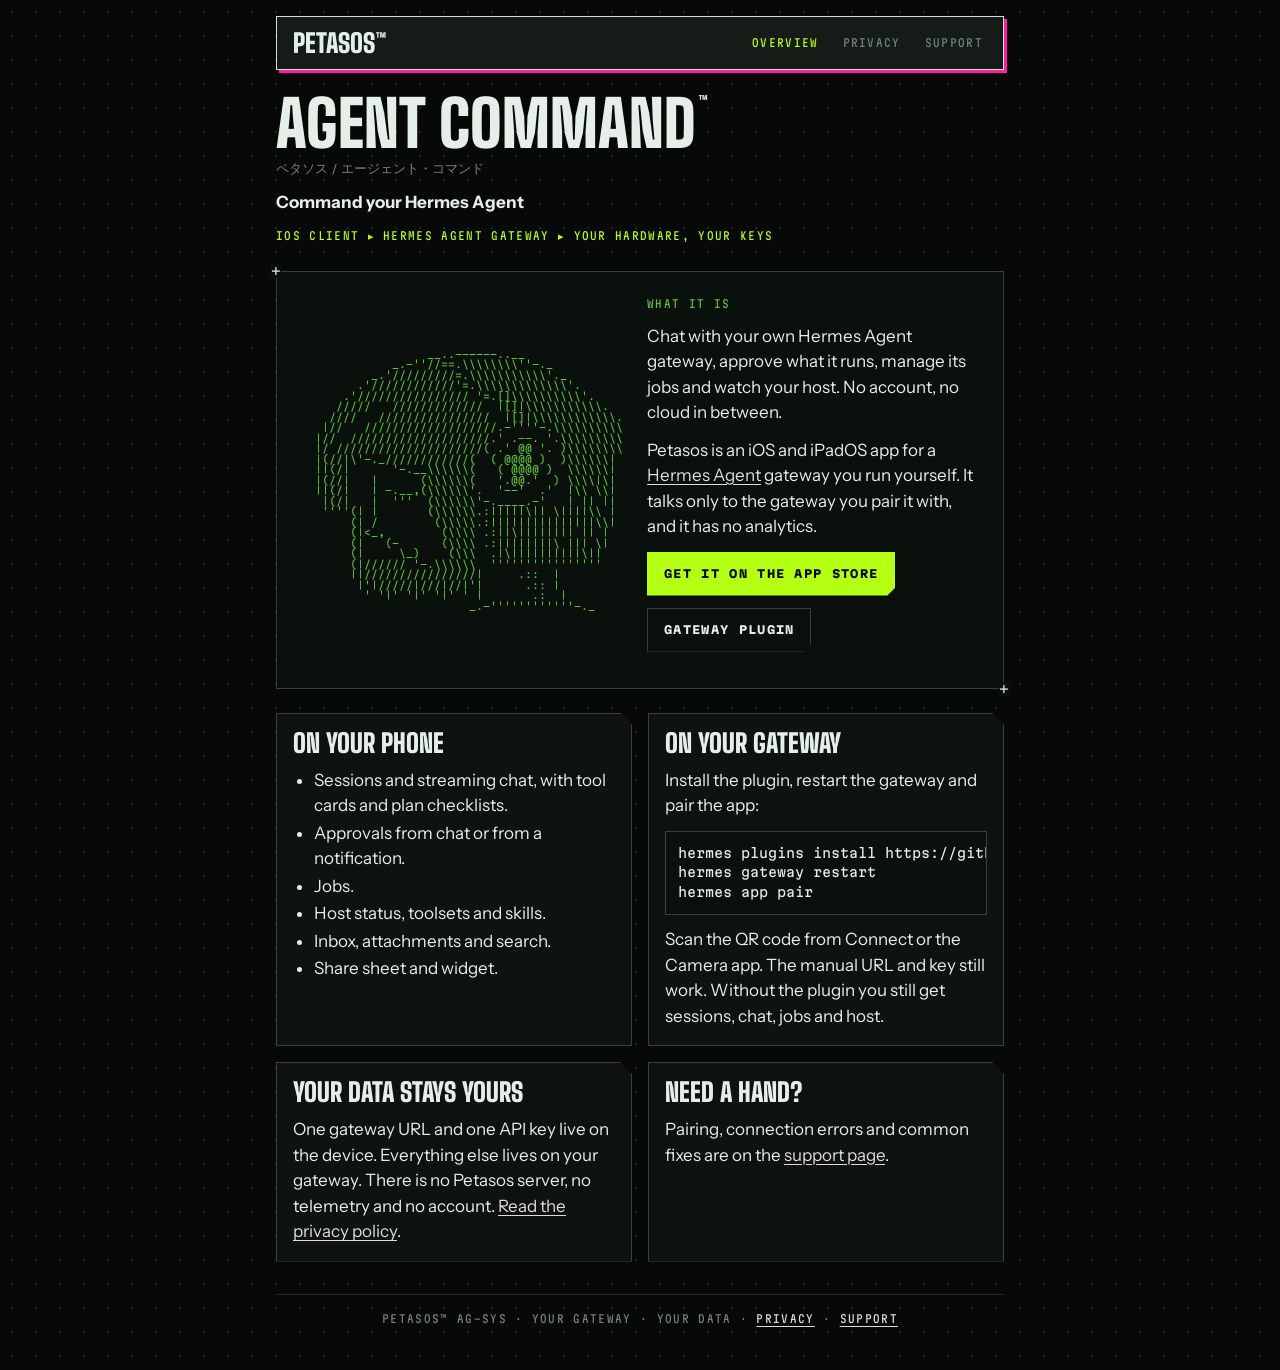
<file: index.html>
<!doctype html>
<html lang="en">
<head>
<meta charset="utf-8">
<meta name="viewport" content="width=device-width, initial-scale=1">
<title>Petasos: Agent Command · Command your Hermes Agent</title>
<meta name="description" content="Chat with your own Hermes Agent gateway, approve what it runs, manage its jobs and watch your host. No account, no cloud in between.">
<link rel="preconnect" href="https://fonts.googleapis.com">
<link rel="preconnect" href="https://fonts.gstatic.com" crossorigin>
<link rel="stylesheet" href="https://fonts.googleapis.com/css2?family=Big+Shoulders+Display:wght@900&family=Instrument+Sans:ital,wght@0,400;0,600;0,700;1,400&family=Martian+Mono:wdth,wght@75..112.5,500..800&display=swap">
<link rel="stylesheet" href="ag.css">
</head>
<body>
<a class="ag-skip" href="#main">Skip to content</a>
<div class="ag-page">
<header>
<nav class="ag-nav ag-plate" aria-label="Primary">
<a class="ag-brand" href="./">PETASOS™</a>
<a class="ag-micro" href="./" aria-current="page">Overview</a>
<a class="ag-micro" href="privacy.html">Privacy</a>
<a class="ag-micro" href="support.html">Support</a>
</nav>
</header>
<main id="main">
<div class="ag-header">
<h1 class="ag-title">Agent Command<sup>™</sup></h1>
<p class="ag-kana" lang="ja">ペタソス / エージェント・コマンド</p>
<p><strong>Command your Hermes Agent</strong></p>
<p class="ag-micro ag-micro--acid">iOS client ▸ Hermes Agent gateway ▸ your hardware, your keys</p>
</div>

<div class="ag-frame">
<pre class="ag-ascii" aria-hidden="true">                  __..------..__
             _.-''//==.\\\\\\\\''-._
          _.'/////////=.\\\\\\\\\\\'._
        .'////////////'=.\\\\\\\\\\\\\'.
      .'//////////////// '=.[]\\\\\\\\\\'.
     /////   /////////////  |[]|\\\\\\\\\\\.
    ////   ////////////////  |[]|\\\\\\\\\\\\.
   |//   ///////////////////.-''''-.\\\\\\\\\\
  |//  ////////////////////.' .--. '.\\\\\\\\\
  |/ /////////////////////( .' @@ '. )\\\\\\\\
  |(//|\'-._////////////(  ( @@@@ )  )\\\\\\|
  ||(/|      '-.__\\\\\\(   ( @@@@ )  \\\\\\|
  |(//|   |      (\\\\\\(   '.@@.'  ) \\\\|\|
  ||(/|   | -.__,(\\\\\\'.  '--'  .'  |\\ \\|
   |(/|   |  '''  (\\\\\\'-.____.-'   | || ||
   ''''(| |       (\\\\\\.:|||||\|| \||||\\ |
       (| /        (\\\\\.:|||||||||||||||\\|
       (|&lt;_,        (\\\\ .:||\|||||||| || |
       (|   (-      (\\\\ .:||||||||\ ||| \|
       (|     \_)    (\\\  .|\||||||||||\||
       (|////// '-.\\\\\\  ''''''''''''''''
       ||////////////////|     .::  |
        |'|/////|///|//|'|      .:: |
         ' '|' '|' '|' ' |       .:  |
                        _.-''''''''''''-._</pre>
<div>
<p class="ag-micro ag-micro--moss">What it is</p>
<p>Chat with your own Hermes Agent gateway, approve what it runs, manage its jobs and watch your host. No account, no cloud in between.</p>
<p>Petasos is an iOS and iPadOS app for a <a href="https://github.com/NousResearch/hermes-agent">Hermes Agent</a> gateway you run yourself. It talks only to the gateway you pair it with, and it has no analytics.</p>
<p><a class="ag-button" href="https://apps.apple.com/app/id6826896652">Get it on the App Store</a></p>
<p><a class="ag-button ag-button--outline" href="https://github.com/grabowskil/hermes-app-plugin">Gateway plugin</a></p>
</div>
</div>

<div class="ag-grid">
<section class="ag-card">
<h2>On your phone</h2>
<ul>
<li>Sessions and streaming chat, with tool cards and plan checklists.</li>
<li>Approvals from chat or from a notification.</li>
<li>Jobs.</li>
<li>Host status, toolsets and skills.</li>
<li>Inbox, attachments and search.</li>
<li>Share sheet and widget.</li>
</ul>
</section>
<section class="ag-card">
<h2>On your gateway</h2>
<p>Install the plugin, restart the gateway and pair the app:</p>
<pre class="ag-code"><code>hermes plugins install https://github.com/grabowskil/hermes-app-plugin.git
hermes gateway restart
hermes app pair</code></pre>
<p>Scan the QR code from Connect or the Camera app. The manual URL and key still work. Without the plugin you still get sessions, chat, jobs and host.</p>
</section>
<section class="ag-card">
<h2>Your data stays yours</h2>
<p>One gateway URL and one API key live on the device. Everything else lives on your gateway. There is no Petasos server, no telemetry and no account. <a href="privacy.html">Read the privacy policy</a>.</p>
</section>
<section class="ag-card">
<h2>Need a hand?</h2>
<p>Pairing, connection errors and common fixes are on the <a href="support.html">support page</a>.</p>
</section>
</div>
</main>
<footer class="ag-footer">
<p class="ag-micro">Petasos™ AG-SYS · your gateway · your data · <a href="privacy.html">privacy</a> · <a href="support.html">support</a></p>
</footer>
</div>
</body>
</html>
</file>
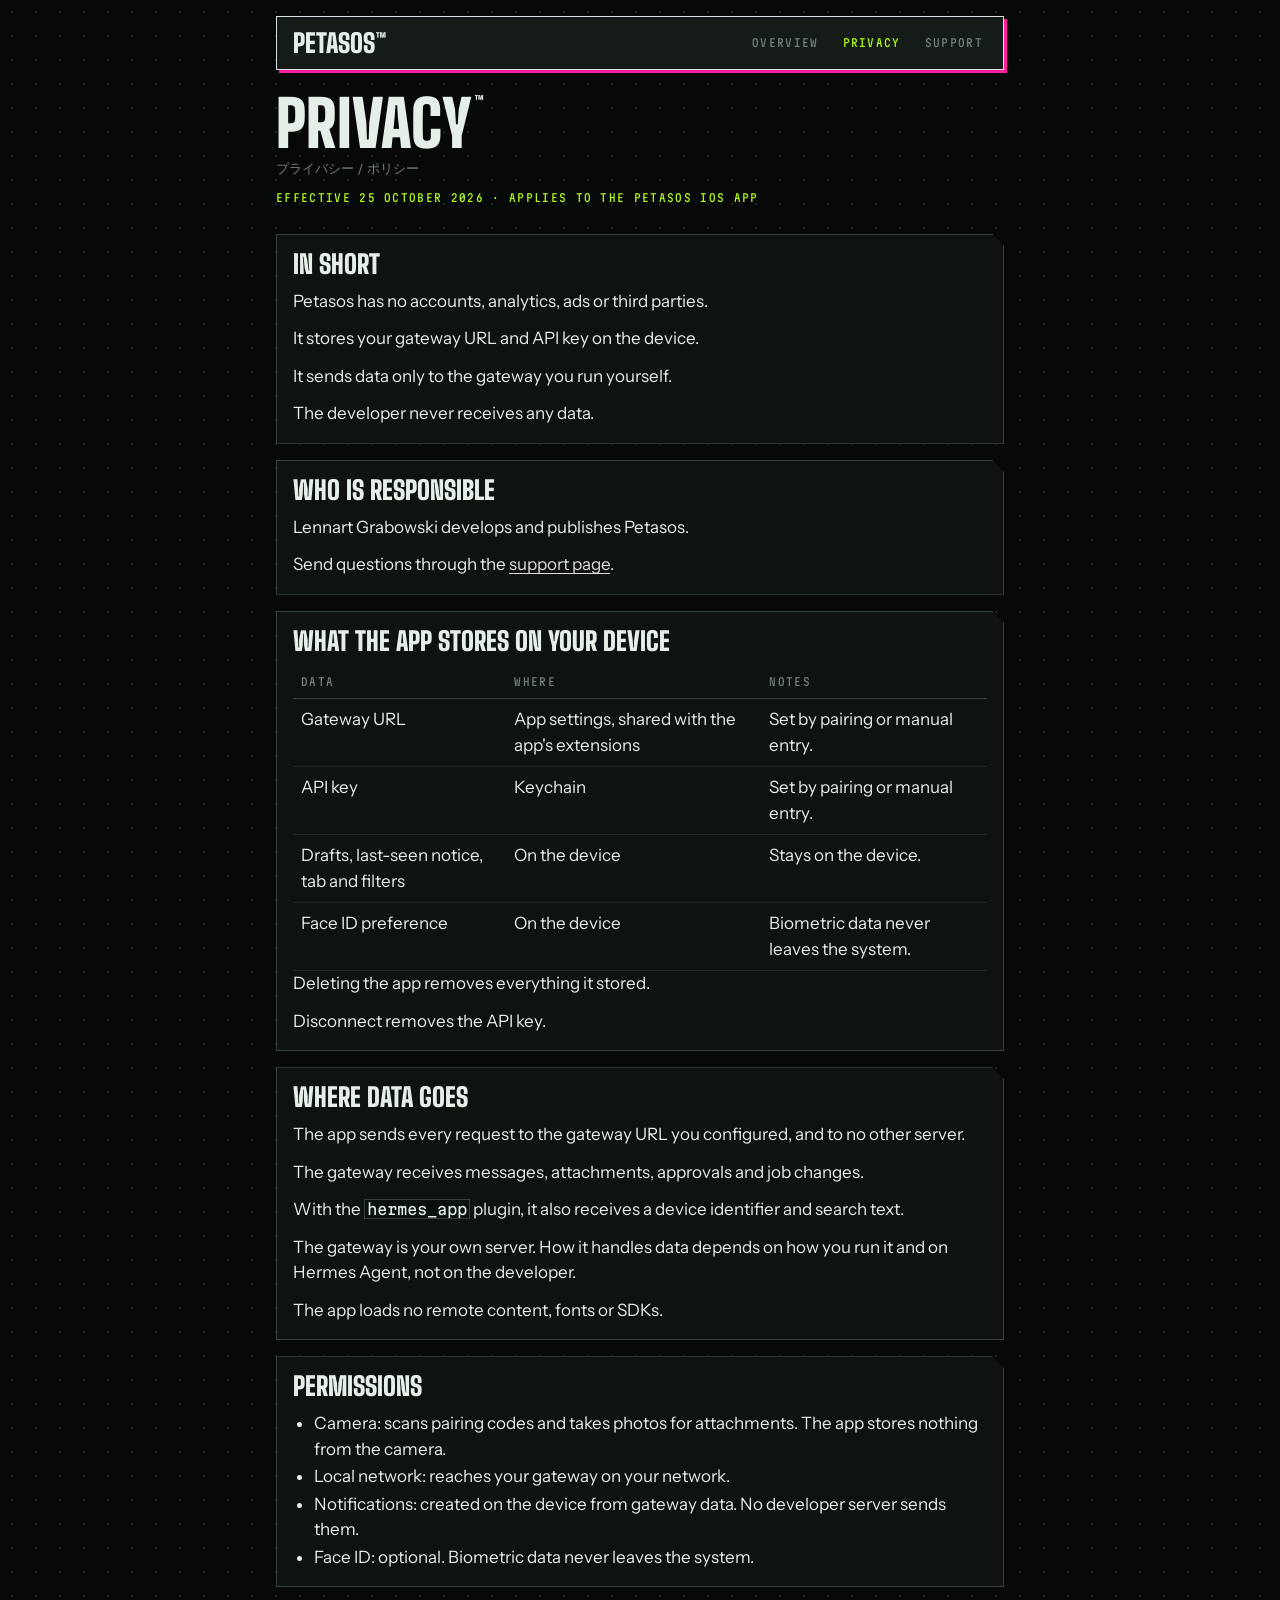
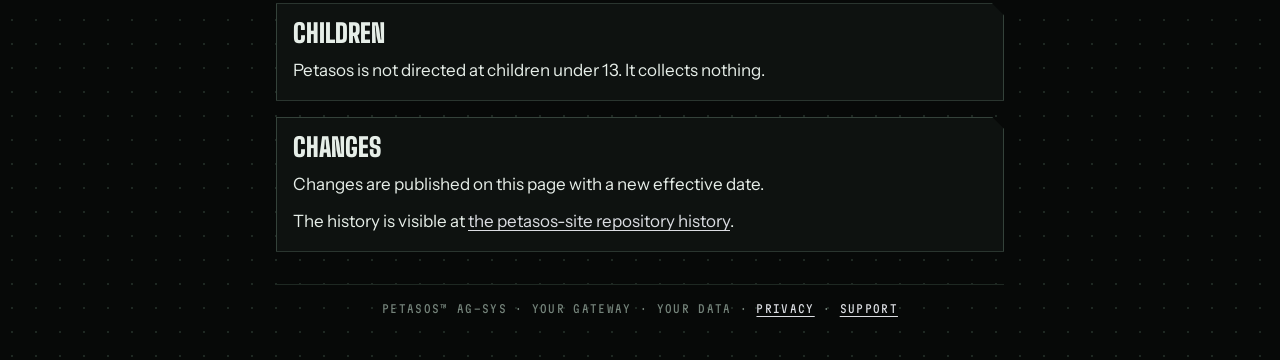
<file: privacy.html>
<!doctype html>
<html lang="en">
<head>
  <meta charset="utf-8">
  <meta name="viewport" content="width=device-width, initial-scale=1">
  <title>Privacy Policy · Petasos</title>
  <meta name="description" content="How the Petasos iOS app handles your data. It stays on your device and goes only to the Hermes Agent gateway you run.">
  <link rel="preconnect" href="https://fonts.googleapis.com">
  <link rel="preconnect" href="https://fonts.gstatic.com" crossorigin>
  <link href="https://fonts.googleapis.com/css2?family=Big+Shoulders+Display:wght@900&amp;family=Instrument+Sans:ital,wght@0,400;0,600;0,700;1,400&amp;family=Martian+Mono:wdth,wght@75..112.5,500..800&amp;display=swap" rel="stylesheet">
  <link rel="stylesheet" href="ag.css">
</head>
<body>
  <a class="ag-skip" href="#main">Skip to content</a>
  <div class="ag-page">
    <header>
      <nav class="ag-nav ag-plate" aria-label="Primary">
        <a class="ag-brand" href="./">PETASOS™</a>
        <a class="ag-micro" href="./">Overview</a>
        <a class="ag-micro" href="privacy.html" aria-current="page">Privacy</a>
        <a class="ag-micro" href="support.html">Support</a>
      </nav>
    </header>

    <main id="main">
      <div class="ag-header">
        <h1 class="ag-title">Privacy<sup>™</sup></h1>
        <p class="ag-kana" lang="ja">プライバシー / ポリシー</p>
        <p class="ag-micro ag-micro--acid">Effective 25 October 2026 · applies to the Petasos iOS app</p>
      </div>

      <section class="ag-card">
        <h2>In short</h2>
        <p>Petasos has no accounts, analytics, ads or third parties.</p>
        <p>It stores your gateway URL and API key on the device.</p>
        <p>It sends data only to the gateway you run yourself.</p>
        <p>The developer never receives any data.</p>
      </section>

      <section class="ag-card">
        <h2>Who is responsible</h2>
        <p>Lennart Grabowski develops and publishes Petasos.</p>
        <p>Send questions through the <a href="support.html">support page</a>.</p>
      </section>

      <section class="ag-card">
        <h2>What the app stores on your device</h2>
        <table class="ag-table">
          <thead>
            <tr>
              <th scope="col">Data</th>
              <th scope="col">Where</th>
              <th scope="col">Notes</th>
            </tr>
          </thead>
          <tbody>
            <tr>
              <td>Gateway URL</td>
              <td>App settings, shared with the app's extensions</td>
              <td>Set by pairing or manual entry.</td>
            </tr>
            <tr>
              <td>API key</td>
              <td>Keychain</td>
              <td>Set by pairing or manual entry.</td>
            </tr>
            <tr>
              <td>Drafts, last-seen notice, tab and filters</td>
              <td>On the device</td>
              <td>Stays on the device.</td>
            </tr>
            <tr>
              <td>Face ID preference</td>
              <td>On the device</td>
              <td>Biometric data never leaves the system.</td>
            </tr>
          </tbody>
        </table>
        <p>Deleting the app removes everything it stored.</p>
        <p>Disconnect removes the API key.</p>
      </section>

      <section class="ag-card">
        <h2>Where data goes</h2>
        <p>The app sends every request to the gateway URL you configured, and to no other server.</p>
        <p>The gateway receives messages, attachments, approvals and job changes.</p>
        <p>With the <code>hermes_app</code> plugin, it also receives a device identifier and search text.</p>
        <p>The gateway is your own server. How it handles data depends on how you run it and on Hermes Agent, not on the developer.</p>
        <p>The app loads no remote content, fonts or SDKs.</p>
      </section>

      <section class="ag-card">
        <h2>Permissions</h2>
        <ul>
          <li>Camera: scans pairing codes and takes photos for attachments. The app stores nothing from the camera.</li>
          <li>Local network: reaches your gateway on your network.</li>
          <li>Notifications: created on the device from gateway data. No developer server sends them.</li>
          <li>Face ID: optional. Biometric data never leaves the system.</li>
        </ul>
      </section>

      <section class="ag-card">
        <h2>Children</h2>
        <p>Petasos is not directed at children under 13. It collects nothing.</p>
      </section>

      <section class="ag-card">
        <h2>Changes</h2>
        <p>Changes are published on this page with a new effective date.</p>
        <p>The history is visible at <a href="https://github.com/grabowskil/petasos-site/commits/main">the petasos-site repository history</a>.</p>
      </section>
    </main>

    <footer class="ag-footer">
      <p class="ag-micro">Petasos™ AG-SYS · your gateway · your data · <a href="privacy.html">privacy</a> · <a href="support.html">support</a></p>
    </footer>
  </div>
</body>
</html>
</file>
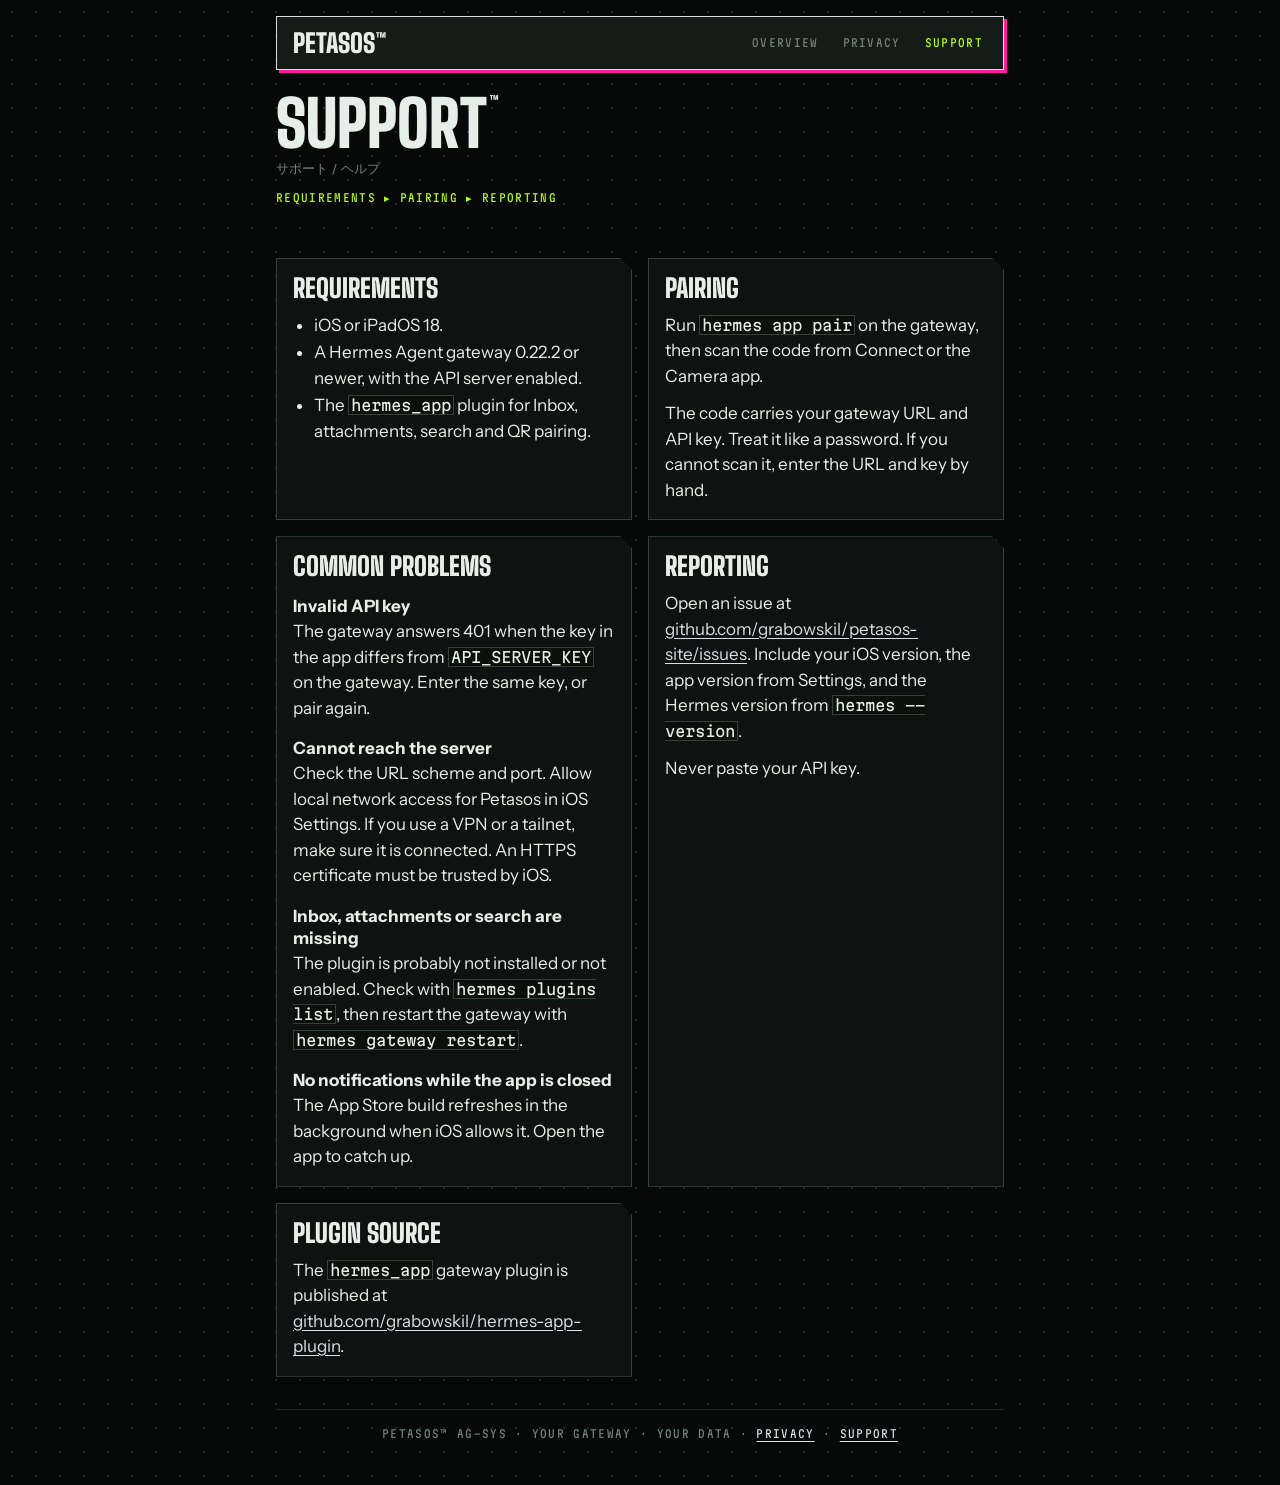
<file: support.html>
<!doctype html>
<html lang="en">
<head>
<meta charset="utf-8">
<meta name="viewport" content="width=device-width, initial-scale=1">
<title>Support · Petasos</title>
<meta name="description" content="Support for Petasos: requirements, pairing, common problems and how to report an issue.">
<link rel="preconnect" href="https://fonts.googleapis.com">
<link rel="preconnect" href="https://fonts.gstatic.com" crossorigin>
<link rel="stylesheet" href="https://fonts.googleapis.com/css2?family=Big+Shoulders+Display:wght@900&family=Instrument+Sans:ital,wght@0,400;0,600;0,700;1,400&family=Martian+Mono:wdth,wght@75..112.5,500..800&display=swap">
<link rel="stylesheet" href="ag.css">
</head>
<body>
<a class="ag-skip" href="#main">Skip to content</a>
<div class="ag-page">
<header>
<nav class="ag-nav ag-plate" aria-label="Primary">
<a class="ag-brand" href="./">PETASOS™</a>
<a class="ag-micro" href="./">Overview</a>
<a class="ag-micro" href="privacy.html">Privacy</a>
<a class="ag-micro" href="support.html" aria-current="page">Support</a>
</nav>
</header>
<main id="main">
<div class="ag-header">
<h1 class="ag-title">Support<sup>™</sup></h1>
<p class="ag-kana" lang="ja">サポート / ヘルプ</p>
<p class="ag-micro ag-micro--acid">Requirements ▸ pairing ▸ reporting</p>
</div>

<div class="ag-grid">
<section class="ag-card">
<h2>Requirements</h2>
<ul>
<li>iOS or iPadOS 18.</li>
<li>A Hermes Agent gateway 0.22.2 or newer, with the API server enabled.</li>
<li>The <code>hermes_app</code> plugin for Inbox, attachments, search and QR pairing.</li>
</ul>
</section>
<section class="ag-card">
<h2>Pairing</h2>
<p>Run <code>hermes app pair</code> on the gateway, then scan the code from Connect or the Camera app.</p>
<p>The code carries your gateway URL and API key. Treat it like a password. If you cannot scan it, enter the URL and key by hand.</p>
</section>
<section class="ag-card">
<h2>Common problems</h2>
<h3>Invalid API key</h3>
<p>The gateway answers 401 when the key in the app differs from <code>API_SERVER_KEY</code> on the gateway. Enter the same key, or pair again.</p>
<h3>Cannot reach the server</h3>
<p>Check the URL scheme and port. Allow local network access for Petasos in iOS Settings. If you use a VPN or a tailnet, make sure it is connected. An HTTPS certificate must be trusted by iOS.</p>
<h3>Inbox, attachments or search are missing</h3>
<p>The plugin is probably not installed or not enabled. Check with <code>hermes plugins list</code>, then restart the gateway with <code>hermes gateway restart</code>.</p>
<h3>No notifications while the app is closed</h3>
<p>The App Store build refreshes in the background when iOS allows it. Open the app to catch up.</p>
</section>
<section class="ag-card">
<h2>Reporting</h2>
<p>Open an issue at <a href="https://github.com/grabowskil/petasos-site/issues">github.com/grabowskil/petasos-site/issues</a>. Include your iOS version, the app version from Settings, and the Hermes version from <code>hermes --version</code>.</p>
<p>Never paste your API key.</p>
</section>
<section class="ag-card">
<h2>Plugin source</h2>
<p>The <code>hermes_app</code> gateway plugin is published at <a href="https://github.com/grabowskil/hermes-app-plugin">github.com/grabowskil/hermes-app-plugin</a>.</p>
</section>
</div>
</main>
<footer class="ag-footer">
<p class="ag-micro">Petasos™ AG-SYS · your gateway · your data · <a href="privacy.html">privacy</a> · <a href="support.html">support</a></p>
</footer>
</div>
</body>
</html>
</file>
<file: ag.css>
/* AG-SYS web extension for the Petasos site. Dark only, no JavaScript.
   Spec: docs/design/web.md. Class names are the contract for the HTML pages. */

:root {
  color-scheme: dark;

  /* colour */
  --void: #070908;
  --panel: #0E1210;
  --panel2: #151B17;
  --smoke: #0A110C;
  --line: #1E2822;
  --line2: #34423A;
  --plate: #FF1F9F;
  --ink: #E6EEE8;
  --ink2: #9FADA4;
  --ink3: #74837A;
  --silver: #DBDDE2;
  --moss: #5FBF3A;
  --acid: #B4FF14;
  --on-acid: #070908;
  --alarm: #FF4D1A;

  /* spacing */
  --s-xxs: 2px;
  --s-xs: 4px;
  --s-s: 8px;
  --s-m: 12px;
  --s-l: 16px;
  --s-xl: 24px;
  --s-xxl: 32px;

  /* shape and layout */
  --col: 760px;
  --gutter: 16px;
  --chamfer-card: 12px;
  --chamfer-btn: 8px;
  --plate-offset: 3px;
  --hairline: 1px;
  --tap: 44px;

  --font-display: "Big Shoulders Display", "Arial Narrow", sans-serif;
  --font-body: "Instrument Sans", system-ui, sans-serif;
  --font-mono: "Martian Mono", ui-monospace, Menlo, monospace;
}

*, *::before, *::after { box-sizing: border-box; }

html { background: var(--void); }

body {
  margin: 0;
  min-height: 100vh;
  background: var(--void) radial-gradient(var(--line) 1px, transparent 1px) 0 0 / 24px 24px;
  font: 400 17px/1.5 var(--font-body);
  color: var(--ink);
  overflow-wrap: break-word;
}

img, pre { max-width: 100%; }

h1, h2, h3, p, ul, ol { margin: 0; }
p, ul, ol { margin-bottom: var(--s-m); }
p, li, dd, h1, h2, h3 { overflow-wrap: anywhere; }
ul, ol { padding-left: 1.25em; }
li + li { margin-top: var(--s-xxs); }

a { color: var(--silver); text-decoration: underline; text-underline-offset: 3px; }
a:hover, a:focus-visible { color: var(--acid); }
:focus-visible { outline: 2px solid var(--acid); outline-offset: 2px; }

.ag-skip {
  position: absolute; top: var(--s-s); left: var(--gutter); z-index: 10;
  display: inline-flex; align-items: center; min-height: var(--tap); padding: 0 var(--s-l);
  background: var(--panel2); color: var(--ink);
  border: var(--hairline) solid var(--silver); text-decoration: none;
  transform: translateY(-200%);
}
.ag-skip:focus { transform: none; }

.ag-page { max-width: var(--col); margin: 0 auto; padding: var(--gutter); }

.ag-plate {
  background: var(--panel2);
  border: var(--hairline) solid var(--silver);
  box-shadow: var(--plate-offset) var(--plate-offset) 0 var(--plate);
}

.ag-nav {
  display: flex; flex-wrap: wrap; align-items: center;
  gap: var(--s-xs) var(--s-l); padding: var(--s-xs) var(--s-l);
}
.ag-nav a {
  display: inline-flex; align-items: center; min-height: var(--tap); padding: 0 var(--s-xs);
  color: var(--ink3); text-decoration: none;
}
.ag-nav a:hover, .ag-nav a:focus-visible, .ag-nav a[aria-current="page"] { color: var(--acid); }
.ag-brand {
  margin-right: auto;
  font: 900 26px/1 var(--font-display); text-transform: uppercase;
}
.ag-nav .ag-brand { padding: 0; color: var(--ink); }

.ag-header { padding: var(--s-xl) 0 var(--s-l); }
.ag-title {
  margin: 0; font: 900 clamp(44px, 10vw, 64px)/0.95 var(--font-display);
  text-transform: uppercase; color: var(--ink); overflow-wrap: anywhere;
}
.ag-title sup { font-size: 0.35em; line-height: 1; vertical-align: top; margin-left: var(--s-xxs); }
.ag-kana { margin-top: var(--s-xs); font-family: system-ui, sans-serif; font-size: 13px; color: var(--ink3); }

.ag-micro {
  font-family: var(--font-mono); font-stretch: 75%; font-size: 11px; line-height: 1.4;
  letter-spacing: 0.12em; text-transform: uppercase; color: var(--ink3);
}
.ag-micro--acid { color: var(--acid); }
.ag-micro--moss { color: var(--moss); }

.ag-card {
  background: var(--panel); border: var(--hairline) solid var(--line2); padding: var(--gutter);
  clip-path: polygon(0 0, calc(100% - var(--chamfer-card)) 0, 100% var(--chamfer-card), 100% 100%, 0 100%);
}
.ag-card > :last-child { margin-bottom: 0; }
main > .ag-card + .ag-card { margin-top: var(--gutter); }
.ag-card h2 { margin-bottom: var(--s-m); font: 900 26px/1 var(--font-display); text-transform: uppercase; }
.ag-card h3 { margin: var(--s-l) 0 var(--s-xxs); font: 700 17px/1.3 var(--font-body); }

.ag-grid {
  display: grid; grid-template-columns: repeat(auto-fit, minmax(300px, 1fr));
  gap: var(--gutter); margin-top: var(--s-xl);
}
.ag-grid > * { min-width: 0; }

.ag-frame {
  position: relative; display: flex; flex-direction: column; gap: var(--gutter);
  background: var(--smoke); border: var(--hairline) solid var(--line2); padding: var(--gutter);
}
@media (min-width: 600px) {
  .ag-frame { flex-direction: row; align-items: center; gap: var(--s-xl); padding: var(--s-xl); }
}
.ag-frame > * { min-width: 0; }
.ag-frame > .ag-ascii { flex: none; }
.ag-frame::before, .ag-frame::after {
  content: "+"; position: absolute; background: var(--smoke); color: var(--silver);
  font: 400 14px/1 var(--font-mono);
}
.ag-frame::before { top: -8px; left: -6px; }
.ag-frame::after { right: -6px; bottom: -8px; }

.ag-ascii {
  margin: 0; max-width: 100%; overflow-x: auto; white-space: pre;
  font: 400 clamp(6px, 1.6vw, 10px)/1.05 var(--font-mono); color: var(--moss);
}

.ag-button, .ag-button--outline {
  display: inline-flex; align-items: center; justify-content: center; gap: var(--s-s);
  min-height: var(--tap); padding: 0 var(--gutter);
  font: 800 11px/1 var(--font-mono); font-stretch: 112.5%;
  text-transform: uppercase; letter-spacing: 0.12em; text-decoration: none;
  border: var(--hairline) solid transparent;
  clip-path: polygon(0 0, 100% 0, 100% calc(100% - var(--chamfer-btn)), calc(100% - var(--chamfer-btn)) 100%, 0 100%);
}
.ag-button { background: var(--acid); color: var(--on-acid); }
.ag-button:hover, .ag-button:focus-visible {
  background: var(--panel2); color: var(--ink); border-color: var(--silver);
}
.ag-button--outline { background: transparent; color: var(--ink); border-color: var(--line2); }
.ag-button--outline:hover, .ag-button--outline:focus-visible { color: var(--acid); border-color: var(--acid); }

.ag-badge {
  display: inline-flex; align-items: center; padding: var(--s-xxs) var(--s-s);
  border: var(--hairline) solid var(--silver); color: var(--ink);
  font: 700 10px/1.4 var(--font-mono); font-stretch: 112.5%;
  text-transform: uppercase; letter-spacing: 0.12em;
}

.ag-table { display: block; width: 100%; overflow-x: auto; border-collapse: collapse; }
.ag-table th, .ag-table td {
  padding: var(--s-s); text-align: left; vertical-align: top; overflow-wrap: anywhere;
  border-bottom: var(--hairline) solid var(--line);
}
.ag-table th {
  font-family: var(--font-mono); font-stretch: 75%; font-size: 11px; font-weight: 400;
  letter-spacing: 0.12em; text-transform: uppercase; color: var(--ink3);
  border-bottom-color: var(--line2);
}

code {
  font-family: var(--font-mono); font-size: 0.88em; overflow-wrap: anywhere;
  background: var(--smoke); border: var(--hairline) solid var(--line2); padding: 0 var(--s-xxs);
}
pre { overflow-x: auto; }
.ag-code {
  margin: 0 0 var(--s-m); padding: var(--s-m); white-space: pre;
  background: var(--smoke); border: var(--hairline) solid var(--line2);
  font: 400 13px/1.5 var(--font-mono); color: var(--ink);
}
.ag-code code { padding: 0; border: 0; background: none; font-size: inherit; overflow-wrap: normal; }

.ag-footer {
  margin-top: var(--s-xxl); padding: var(--s-l) 0;
  border-top: var(--hairline) solid var(--line); text-align: center;
}
</file>
